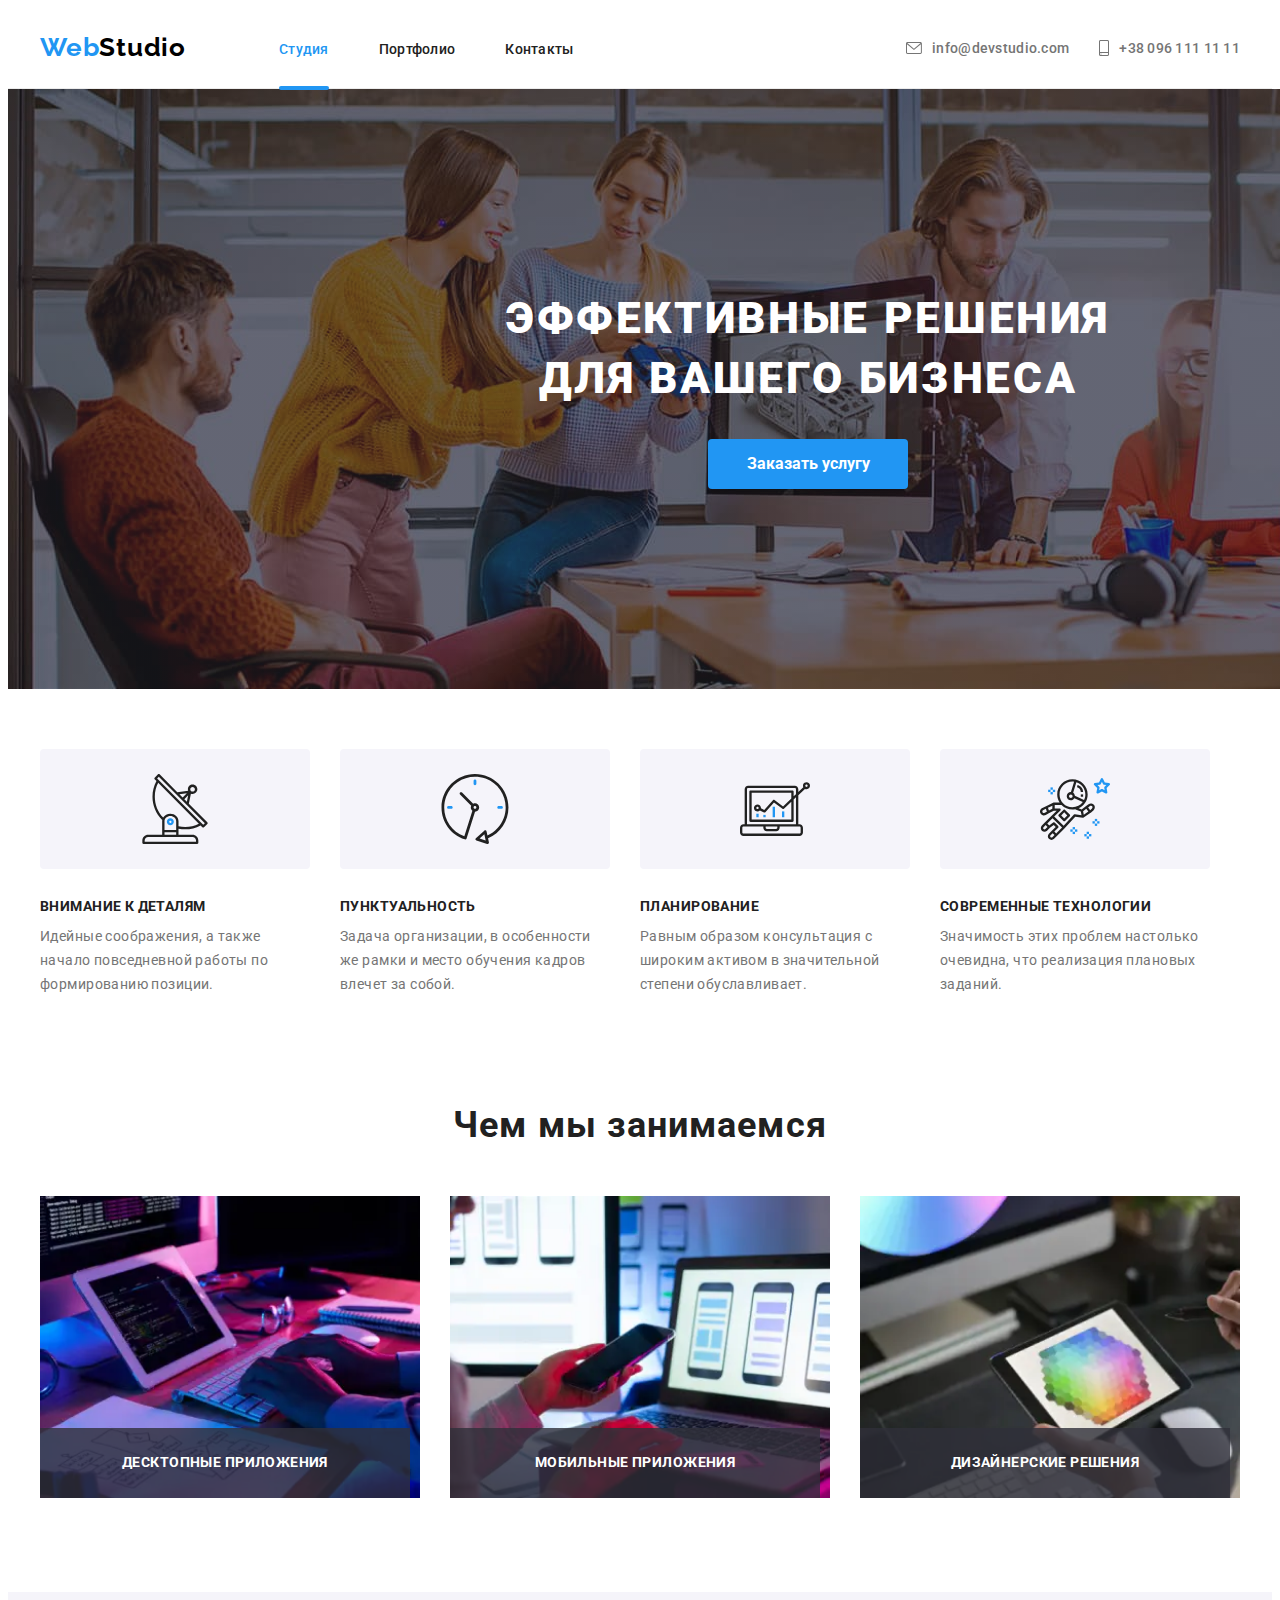
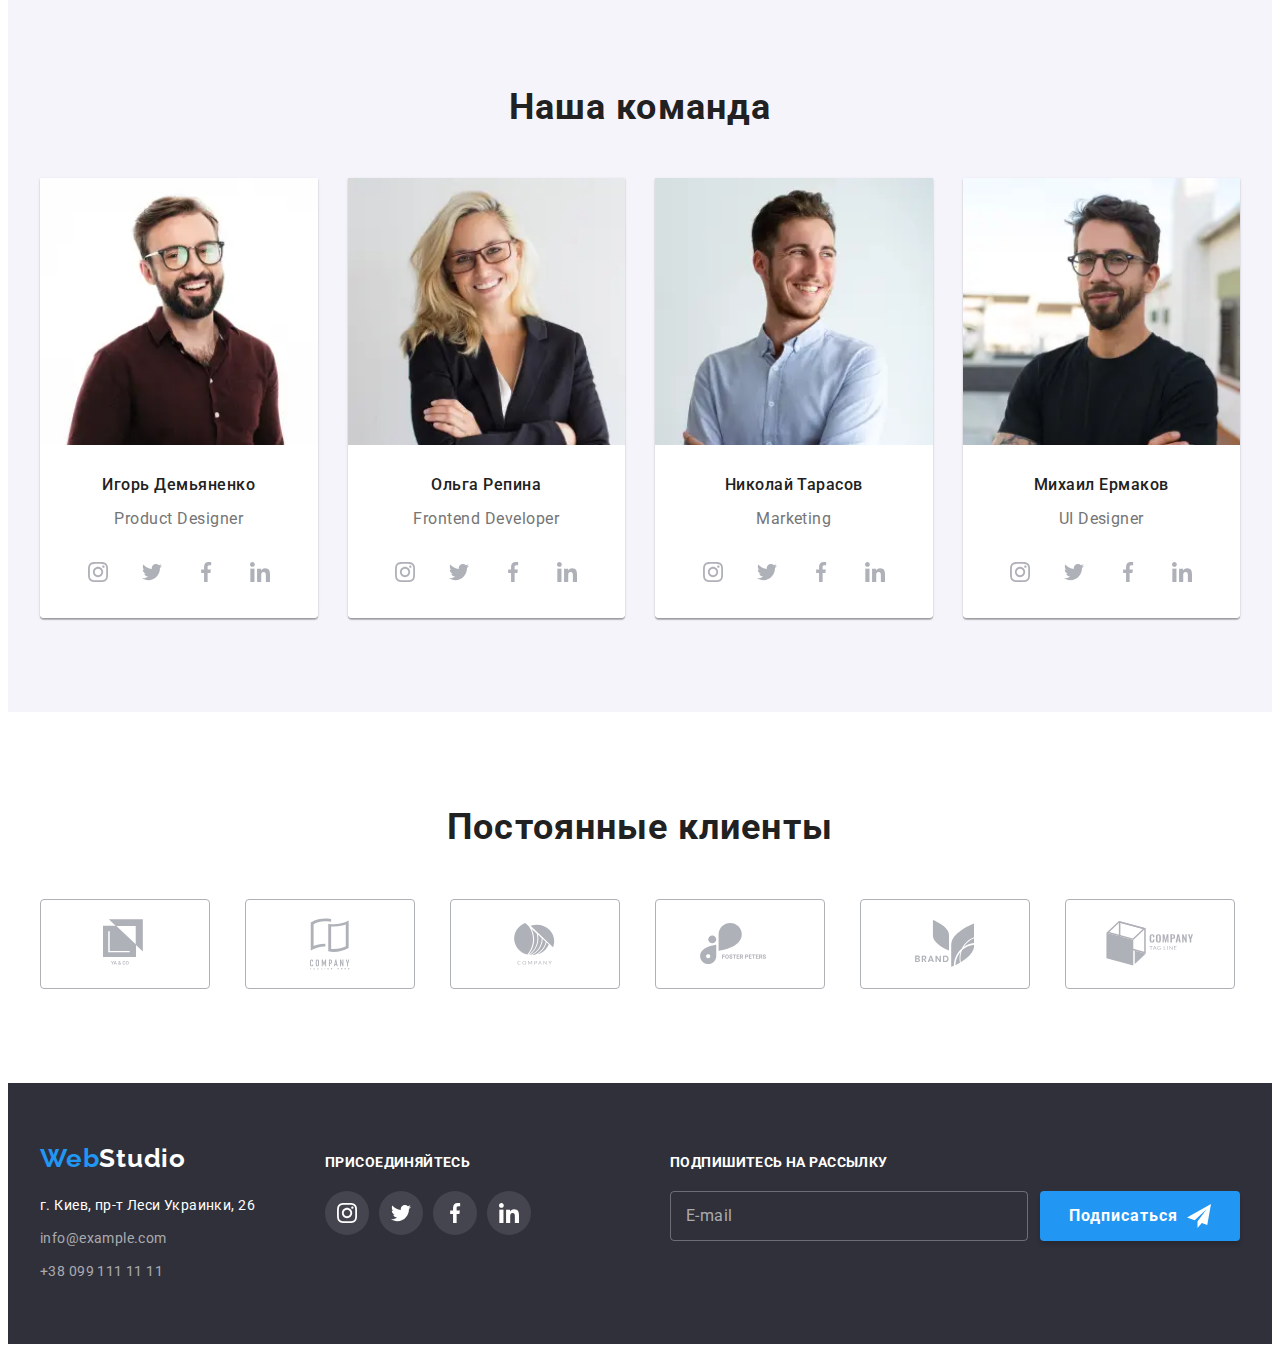
<file: index.html>
<!DOCTYPE html>
<html lang="ru">
<head>
    <meta charset="UTF-8">
    <meta http-equiv="X-UA-Compatible" content="IE=edge">
    <meta name="viewport" content="width=device-width, initial-scale=1.0">
    <title>Веб-студия&rArr;Студия</title>
    <link rel="preconnect" href="https://fonts.gstatic.com">
    <link href="https://fonts.googleapis.com/css2?family=Raleway:wght@700&family=Roboto:wght@400;500;700;900&display=swap"
        rel="stylesheet">
    <link rel="stylesheet" href="https://cdnjs.cloudflare.com/ajax/libs/modern-normalize/1.0.0/modern-normalize.min.css"
        integrity="sha512-ISS7cAi1PEhQ8jnbJpJZMd29NlhNj4AWYyLOSp2CE/CsHxTCu+r+t0D2yoJudVrd0/8fTVPUVDzY5Tvli75u/g=="
        crossorigin="anonymous" />
    <link rel="stylesheet" href="https://cdnjs.cloudflare.com/ajax/libs/animate.css/4.1.1/animate.min.css" />
    <link rel="stylesheet" href="./css/main.min.css">
</head>

<body>
    <header class="main-header">
        <div class="container">
            <nav class="navigation">
                <a class="logo link animate__rubberBand" href="./index.html" lang="en"><span
                        class="logo__accent-text">Web</span>Studio</a>
                <ul class="menu list">
                    <li class="menu__item">
                        <a class="menu__link link current" href="./index.html">Студия</a>
                    </li>
                    <li class="menu__item">
                        <a class="menu__link link" href="./portfolio.html">Портфолио</a>
                    </li>
                    <li class="menu__item">
                        <a class="menu__link link" href="">Контакты</a>
                    </li>
                </ul>
            </nav>
            <button type="button" class="menu-btn" data-menu-button>
                <svg class="menu-btn__icon">
                    <use href="./images/sprite.svg#icon-menu_btn"></use>
                </svg>
            </button>
            <ul class="contacts list">
                <li class="contacts__item">
                    <a class="contacts__link link" href="mailto:info@devstudio.com">
                        <svg width="16" height="12" class="contacts__icon_mail">
                            <use href="./images/sprite.svg#icon-envelope"></use>
                        </svg>
                        info@devstudio.com</a>
                </li>
                <li class="contacts__item">
                    <a class="contacts__link link" href="tel:+380961111111">
                        <svg width="10" height="16" class="contacts__icon_phone">
                            <use href="./images/sprite.svg#icon-phone"></use>
                        </svg>
                        +38 096 111 11 11</a>
                </li>
            </ul>
        </div>
        <div class="mobile-menu" data-menu>
            <button type="button" class="mobile-menu__close-btn" data-menu-close>
                <svg class="menu__close-btn">
                    <use href="./images/sprite.svg#icon-close-black-btn"></use>
                </svg>
            </button>
            <ul class="mobile-menu__list list">
                <li class="mobile-menu__item">
                    <a href="./index.html" class="mobile-menu__link link current">Студия</a>
                </li>
                <li class="mobile-menu__item">
                    <a href="./portfolio.html" class="mobile-menu__link link">Портфолио</a>
                </li>
                <li class="mobile-menu__item">
                    <a href="" class="mobile-menu__link link">Контакты</a>
                </li>
            </ul>
            <ul class="mobile-menu__contacts-list list">
                <li class="mobile-menu__contacts-item">
                    <a class="mobile-menu__contacts-link_phone link" href="tel:+380961111111">+38 096 111 11 11</a>
                </li>
                <li class="mobile-menu__contacts-item">
                    <a class="mobile-menu__contacts-link_mail link" href="mailto:info@devstudio.com">info@devstudio.com</a>
                </li>
            </ul>
            <ul class="mobile-menu__social-list list">
                <li class="mobile-menu__social-item">
                    <a href="#" class="mobile-menu__social-link link">Instagram</a>
                </li>
                <li class="mobile-menu__social-item">
                    <a href="#" class="mobile-menu__social-link link">Twitter</a>
                </li>
                <li class="mobile-menu__social-item">
                    <a href="#" class="mobile-menu__social-link link">Facebook</a>
                </li>
                <li class="mobile-menu__social-item">
                    <a href="#" class="mobile-menu__social-link link">LinkedIn</a>
                </li>
            </ul>
        </div>
    </header>
    <main class="main-content">
    <!-- HERO SECTION -->
    <section class="hero">
        <div class="container">
            <h1 class="main-title">Эффективные решения для вашего бизнеса</h1>
            <button class="modal-btn" type="button" data-modal-open>Заказать услугу</button>
        </div>
    </section>
    <!-- ADVANTAGES -->
    <section class="advantages">
        <div class="container">
            <h2 class="visually-hidden">Наши преимущества</h2>
            <ul class="list-icons">
                <li class="list-icons__item list">
                    <div class="advantages-icon">
                        <svg class="list-icons__figure">
                            <use href="./images/sprite.svg#icon-antenna">
                            </use>
                        </svg>                       
                    </div>
                    <div class="list-icons__desc">
                        <h3 class="list-icons__title">Внимание к деталям</h3>
                        <p class="list-icons__modifier">Идейные соображения, а также начало повседневной работы
                            по формированию
                            позиции.</p>
                    </div>
                </li>
                <li class="list-icons__item list">
                    <div class="advantages-icon">
                        <svg class="list-icons__figure">
                            <use href="./images/sprite.svg#icon-clock">
                            </use>
                        </svg>
                    </div>
                    <div class="list-icons__desc">
                        <h3 class="list-icons__title">Пунктуальность</h3>
                        <p class="list-icons__modifier">Задача организации, в особенности же рамки и место
                        обучения кадров влечет
                        за собой.</p>
                    </div>
                </li>
                <li class="list-icons__item list">
                    <div class="advantages-icon">
                        <svg class="list-icons__figure">
                            <use href="./images/sprite.svg#icon-diagram">
                            </use>
                        </svg>
                    </div>
                    <div class="list-icons__desc">
                        <h3 class="list-icons__title">Планирование</h3>
                        <p class="list-icons__modifier">Равным образом консультация с широким активом в
                        значительной степени
                        обуславливает.</p>
                    </div>
                </li>
                <li class="list-icons__item list">
                    <div class="advantages-icon">
                        <svg class="list-icons__figure">
                            <use href="./images/sprite.svg#icon-astronaut">
                            </use>
                        </svg>
                    </div>
                    <div class="list-icons__desc">
                        <h3 class="list-icons__title">Современные технологии</h3>
                        <p class="list-icons__modifier">Значимость этих проблем настолько очевидна, что
                        реализация плановых
                        заданий.</p>
                    </div>
                </li>
            </ul>
        </div>
    </section>
        <!-- WHAT WE DO -->
        <section class="our-work">
            <div class="container">
                <h2 class="second-title">Чем мы занимаемся</h2>
                <ul class="work-list list">
                    <li class="work-list__item">
                        <picture>
                            <source
                                srcset="./images/desktop/activities/keyboard-desktop_1x.webp 1x, ./images/desktop/activities/keyboard-desktop_@2x.webp 2x"
                                media="(min-width: 1200px)" type="image/webp">
                            <source 
                                srcset="./images/desktop/activities/keyboard-desktop_1x.jpg 1x, ./images/desktop/activities/keyboard-desktop_@2x.jpg 2x" 
                                media="(min-width: 1200px)">
                            <img class="work-list__img" src="./images/desktop/activities/keyboard-desktop_1x.jpg" alt="разработчик пишет код">
                        </picture>
                            <p class="work-list__title">Десктопные приложения</p>
                    </li>
                    <li class="work-list__item">
                        <picture>
                            <source
                                srcset="./images/desktop/activities/mobile-desktop_1x.webp 1x, ./images/desktop/activities/mobile-desktop_@2x.webp 2x"
                                media="(min-width: 1200px)" type="image/webp">
                            <source 
                                srcset="./images/desktop/activities/mobile-desktop_1x.jpg 1x, ./images/desktop/activities/mobile-desktop_@2x.jpg 2x" 
                                media="(min-width: 1200px)">
                            <img class="work-list__img" src="./images/desktop/activities/mobile-desktop_1x.jpg"
                                alt="дизайнер выбирает варианты мобильной версии сайта">
                        </picture>
                            <p class="work-list__title">Мобильные приложения</p>
                    </li>
                    <li class="work-list__item">
                        <picture>
                            <source
                                srcset="./images/desktop/activities/tablet-desktop_1x.webp 1x, ./images/desktop/activities/tablet-desktop_@2x.webp 2x"
                                media="(min-width: 1200px)" type="image/webp">
                            <source 
                                srcset="./images/desktop/activities/tablet-desktop_1x.jpg 1x, ./images/desktop/activities/tablet-desktop_@2x.jpg 2x" 
                                media="(min-width: 1200px)">
                            <img class="work-list__img" src="../images/desktop/activities/tablet-desktop_1x.jpg" alt="дизайнер выбирает цветовую палитру">
                        </picture>
                            <p class="work-list__title">Дизайнерские решения</p>
                    </li>
                </ul>
            </div>
        </section>
        <!-- OUR TEAM -->
        <section class="team">
            <div class="container">
                <h2 class="second-title">Наша команда</h2>
                <ul class="team-list list">
                    <li class="team-list__item">
                        <picture>
                            <source 
                            srcset="./images/desktop/team/ihor-desktop_1x.webp 1x, ./images/desktop/team/ihor-desktop_@2x.webp 2x"
                                media="(min-width: 1200px)" type="image/webp">
                            <source 
                            srcset="./images/desktop/team/ihor-desktop_1x.jpg 1x, ./images/desktop/team/ihor-desktop_@2x.jpg 2x" 
                                media="(min-width: 1200px)">
                            <source srcset="./images/tablet/team/ihor-tablet_1x.webp 1x, ./images/tablet/team/ihor-tablet_@2x.webp 2x"
                                media="(min-width: 768px)" type="image/webp">
                            <source 
                            srcset="./images/tablet/team/ihor-tablet_1x.jpg 1x, ./images/tablet/team/ihor-tablet_@2x.jpg 2x" 
                                media="(min-width: 768px)">
                            <source srcset="./images/mobile/team/ihor-mobile_1x.webp 1x, ./images/mobile/team/ihor-mobile_@2x.webp 2x"
                                media="(min-width: 480px)" type="image/webp">
                            <source 
                            srcset="./images/mobile/team/ihor-mobile_1x.jpg 1x, ./images/mobile/team/ihor-mobile_@2x.jpg 2x" 
                                media="(min-width: 480px)">
                            <img class="team-list__img" src="./images/mobile/team/ihor-mobile_1x.jpg"
                                alt="парень в бордовой рубашке с бородой и в очках улыбается для фото">
                        </picture>
                        <div class="description-card">
                            <h3 class="third-title">Игорь Демьяненко</h3>
                            <p class="team-list__item_desc" lang="en">Product Designer</p>
                            <ul class="social-list list">
                                <li class="social-list__item">
                                    <a href="" class="social-list__link link">
                                        <svg class="social-list__icon">
                                            <use href="./images/sprite.svg#icon-instagram"></use>
                                        </svg>
                                    </a>
                                </li>
                                <li class="social-list__item">
                                    <a href="" class="social-list__link link">
                                        <svg class="social-list__icon">
                                            <use href="./images/sprite.svg#icon-twitter"></use>
                                        </svg>
                                    </a>
                                </li>
                                <li class="social-list__item">
                                    <a href="" class="social-list__link link">
                                        <svg class="social-list__icon">
                                            <use href="./images/sprite.svg#icon-facebook"></use>
                                        </svg>
                                    </a>
                                </li>
                                <li class="social-list__item">
                                    <a href="" class="social-list__link link">
                                        <svg class="social-list__icon">
                                            <use href="./images/sprite.svg#icon-linkedin"></use>
                                        </svg>
                                    </a>
                                </li>
                            </ul>
                        </div>
                    </li>
                    <li class="team-list__item">
                        <picture>
                            <source 
                            srcset="./images/desktop/team/olga-desktop_1x.webp 1x, ./images/desktop/team/olga-desktop_@2x.webp 2x"
                                media="(min-width: 1200px)" type="image/webp">
                            <source 
                            srcset="./images/desktop/team/olga-desktop_1x.jpg 1x, ./images/desktop/team/olga-desktop_@2x.jpg 2x" 
                                media="(min-width: 1200px)">
                            <source 
                            srcset="./images/tablet/team/olga-tablet_1x.webp 1x, ./images/tablet/team/olga-tablet_@2x.webp 2x"
                                media="(min-width: 768px)" type="image/webp">
                            <source 
                            srcset="./images/tablet/team/olga-tablet_1x.jpg 1x, ./images/tablet/team/olga-tablet_@2x.jpg 2x" 
                                media="(min-width: 768px)">
                            <source 
                            srcset="./images/mobile/team/olga-mobile_1x.webp 1x, ./images/mobile/team/olga-mobile_@2x.webp 2x" 
                                media="(min-width: 480px)" type="image/webp">
                            <source 
                            srcset="./images/mobile/team/olga-mobile_1x.jpg 1x, ./images/mobile/team/olga-mobile_@2x.jpg 2x" 
                                media="(min-width: 480px)">
                            <img class="team-list__img" src="./images/mobile/team/olga-mobile_1x.jpg" alt="девушка-блондинка в пиджаке и очках улыбается для фото">
                        </picture>
                        <div class="description-card">
                            <h3 class="third-title">Ольга Репина</h3>
                            <p class="team-list__item_desc" lang="en">Frontend Developer</p>
                            <ul class="social-list list">
                                <li class="social-list__item">
                                    <a href="" class="social-list__link link">
                                        <svg class="social-list__icon">
                                            <use href="./images/sprite.svg#icon-instagram"></use>
                                        </svg>
                                    </a>
                                </li>
                                <li class="social-list__item">
                                    <a href="" class="social-list__link link">
                                        <svg class="social-list__icon">
                                            <use href="./images/sprite.svg#icon-twitter"></use>
                                        </svg>
                                    </a>
                                </li>
                                <li class="social-list__item">
                                    <a href="" class="social-list__link link">
                                        <svg class="social-list__icon">
                                            <use href="./images/sprite.svg#icon-facebook"></use>
                                        </svg>
                                    </a>
                                </li>
                                <li class="social-list__item">
                                    <a href="" class="social-list__link link">
                                        <svg class="social-list__icon">
                                            <use href="./images/sprite.svg#icon-linkedin"></use>
                                        </svg>
                                    </a>
                                </li>
                            </ul>
                        </div>
                    </li>
                    <li class="team-list__item">
                        <picture>
                            <source srcset="./images/desktop/team/nikolai-desktop_1x.webp 1x, ./images/desktop/team/nikolai-desktop_@2x.webp 2x"
                                media="(min-width: 1200px)" type="image/webp">
                            <source 
                            srcset="./images/desktop/team/nikolai-desktop_1x.jpg 1x, ./images/desktop/team/nikolai-desktop_@2x.jpg 2x" 
                            media="(min-width: 1200px)">
                            <source srcset="./images/tablet/team/nikolai-tablet_1x.webp 1x, ./images/tablet/team/nikolai-tablet_@2x.webp 2x"
                                media="(min-width: 768px)" type="image/webp">
                            <source 
                            srcset="./images/tablet/team/nikolai-tablet_1x.jpg 1x, ./images/tablet/team/nikolai-tablet_@2x.jpg 2x" 
                            media="(min-width: 768px)">
                            <source srcset="./images/mobile/team/nikolai-mobile_1x.webp 1x, ./images/mobile/team/nikolai-mobile_@2x.webp 2x"
                                media="(min-width: 480px)" type="image/webp">
                            <source 
                            srcset="./images/mobile/team/nikolai-mobile_1x.jpg 1x, ./images/mobile/team/nikolai-mobile_@2x.jpg 2x" 
                            media="(min-width: 480px)">
                            <img class="team-list__img" src="./images/mobile/team/nikolai-mobile_1x.jpg" alt="парень в светлой рубашке улыбается и смотрит в сторону">
                        </picture>
                        <div class="description-card">
                            <h3 class="third-title">Николай Тарасов</h3>
                            <p class="team-list__item_desc" lang="en">Marketing</p>
                            <ul class="social-list list">
                                <li class="social-list__item">
                                    <a href="" class="social-list__link link">
                                        <svg class="social-list__icon">
                                            <use href="./images/sprite.svg#icon-instagram"></use>
                                        </svg>
                                    </a>
                                </li>
                                <li class="social-list__item">
                                    <a href="" class="social-list__link link">
                                        <svg class="social-list__icon">
                                            <use href="./images/sprite.svg#icon-twitter"></use>
                                        </svg>
                                    </a>
                                </li>
                                <li class="social-list__item">
                                    <a href="" class="social-list__link link">
                                        <svg class="social-list__icon">
                                            <use href="./images/sprite.svg#icon-facebook"></use>
                                        </svg>
                                    </a>
                                </li>
                                <li class="social-list__item">
                                    <a href="" class="social-list__link link">
                                        <svg class="social-list__icon">
                                            <use href="./images/sprite.svg#icon-linkedin"></use>
                                        </svg>
                                    </a>
                                </li>
                            </ul>
                        </div>  
                    </li>
                    <li class="team-list__item">
                        <picture>
                            <source srcset="./images/desktop/team/mikhail-desktop_1x.webp 1x, ./images/desktop/team/mikhail-desktop_@2x.webp 2x"
                                media="(min-width: 1200px)" type="image/webp">
                            <source 
                            srcset="./images/desktop/team/mikhail-desktop_1x.jpg 1x, ./images/desktop/team/mikhail-desktop_@2x.jpg 2x" 
                                media="(min-width: 1200px)">
                            <source srcset="./images/tablet/team/mikhail-tablet_1x.webp 1x, ./images/tablet/team/mikhail-tablet_@2x.webp 2x"
                                media="(min-width: 768px)" type="image/webp">
                            <source 
                            srcset="./images/tablet/team/mikhail-tablet_1x.jpg 1x, ./images/tablet/team/mikhail-tablet_@2x.jpg 2x" 
                                media="(min-width: 768px)">
                            <source srcset="./images/mobile/team/mikhail-mobile_1x.webp 1x, ./images/mobile/team/mikhail-mobile_@2x.webp 2x"
                                media="(min-width: 480px)" type="image/webp">
                            <source 
                            srcset="./images/mobile/team/mikhail-mobile_1x.jpg 1x, ./images/mobile/team/mikhail-mobile_@2x.jpg 2x" 
                                media="(min-width: 480px)">
                            <img class="team-list__img" src="./images/mobile/team/mikhail-mobile_1x.jpg" alt="парень с бородой, в очках и черной футболке">
                        </picture>
                        <div class="description-card">
                            <h3 class="third-title">Михаил Ермаков</h3>
                            <p class="team-list__item_desc" lang="en">UI Designer</p>
                            <ul class="social-list list">
                                <li class="social-list__item">
                                    <a href="" class="social-list__link link">
                                        <svg class="social-list__icon">
                                            <use href="./images/sprite.svg#icon-instagram"></use>
                                        </svg>
                                    </a>
                                </li>
                                <li class="social-list__item">
                                    <a href="" class="social-list__link link">
                                        <svg class="social-list__icon">
                                            <use href="./images/sprite.svg#icon-twitter"></use>
                                        </svg>
                                    </a>
                                </li>
                                <li class="social-list__item">
                                    <a href="" class="social-list__link link">
                                        <svg class="social-list__icon">
                                            <use href="./images/sprite.svg#icon-facebook"></use>
                                        </svg>
                                    </a>
                                </li>
                                <li class="social-list__item">
                                    <a href="" class="social-list__link link">
                                        <svg class="social-list__icon">
                                            <use href="./images/sprite.svg#icon-linkedin"></use>
                                        </svg>
                                    </a>
                                </li>
                            </ul>
                        </div>  
                    </li>
                </ul>
            </div>
        </section>
        <!-- REGULAR CLIENTS -->
        <section class="regular-clients">
            <div class="container">
                <h2 class="second-title">Постоянные клиенты</h2>
                <ul class="clients list">
                    <li class="clients__item">
                        <a href="" class="clients__link link">
                                <svg width="44" height="49" class="clients__icon">
                                    <use href="./images/sprite.svg#icon-logo_1"></use>
                                </svg>
                        </a>
                    </li>
                    <li class="clients__item">
                        <a href="" class="clients__link link">
                                <svg width="40" height="52" class="clients__icon">
                                    <use href="./images/sprite.svg#icon-logo_2"></use>
                                </svg>
                        </a>
                    </li>
                    <li class="clients__item">
                        <a href="" class="clients__link link">
                                <svg width="41" height="42" class="clients__icon">
                                    <use href="./images/sprite.svg#icon-logo_3"></use>
                                </svg>
                        </a>
                    </li>
                    <li class="clients__item">
                        <a href="" class="clients__link link">
                                <svg width="79" height="42" class="clients__icon">
                                    <use href="./images/sprite.svg#icon-logo_4"></use>
                                </svg>
                        </a>
                    </li>
                    <li class="clients__item">
                        <a href="" class="clients__link link">
                                <svg width="59" height="47" class="clients__icon">
                                    <use href="./images/sprite.svg#icon-logo_5"></use>
                                </svg>
                        </a>
                    </li>
                    <li class="clients__item">
                        <a href="" class="clients__link link">
                                <svg width="88" height="45" class="clients__icon">
                                    <use href="./images/sprite.svg#icon-logo_6"></use>
                                </svg>
                        </a>
                    </li>
                </ul>
            </div>
        </section>
    </main>
    <footer class="contacts-info">
    <!-- CONTACT INFORMATION -->
        <div class="container contacts__container">
            <div class="contact-details">
                <a class="link logo logo_theme-dark" href="./index.html" lang="en"><span class="logo__accent-text">Web</span>Studio</a>
                <address class="address">
                    <ul class="contact-list list">
                        <li class="contact-list__item">
                            <a class="contact-list__link-address link" href="https://goo.gl/maps/SzbFPfj4iSwk4chh7" target="_blank"
                                rel="noopener noreferrer">
                                г. Киев, пр-т Леси Украинки, 26</a>
                        </li>
                        <li class="contact-list__item">
                            <a class="contact-list__link-item link" href="mailto:info@example.com" lang="en">info@example.com</a>
                        </li>
                        <li class="contact-list__item">
                            <a class="contact-list__link-item link" href="tel:+380991111111">+38 099 111 11 11</a>
                        </li>
                    </ul>
                </address>
            </div>
            <div class="social-links_theme-dark">
                <p class="social-title">присоединяйтесь</p>
                <ul class="social-links list">
                    <li class="social-links__item">
                        <a href="" class="social-links__link link">
                            <svg class="social-links__icon">
                                <use href="./images/sprite.svg#icon-instagram"></use>
                            </svg>
                        </a>
                    </li>
                    <li class="social-links__item">
                        <a href="" class="social-links__link link">
                            <svg class="social-links__icon">
                                <use href="./images/sprite.svg#icon-twitter"></use>
                            </svg>
                        </a>
                    </li>
                    <li class="social-links__item">
                        <a href="" class="social-links__link link">
                            <svg class="social-links__icon">
                                <use href="./images/sprite.svg#icon-facebook"></use>
                            </svg>
                        </a>
                    </li>
                    <li class="social-links__item">
                        <a href="" class="social-links__link link">
                            <svg class="social-links__icon">
                                <use href="./images/sprite.svg#icon-linkedin"></use>
                            </svg>
                        </a>
                    </li>
                </ul>
            </div>
            <div class="email-form">
                <p class="email-form__title">подпишитесь на рассылку</p>
                    <form action="#" class="subscribe">
                        <input type="email" class="subscribe__form" placeholder="E-mail">
                        <button type="submit" class="subscribe__btn">Подписаться
                            <svg width="24" height="24" class="subscribe__btn-icon">
                                <use href="./images/sprite.svg#icon-icon_send"></use>
                            </svg>
                        </button>
                    </form>
            </div>
        </div>
    </footer>
<!-- MODAL WINDOW -->
    <div class="backdrop is-hidden" data-modal>
        <div class="modal">
            <button class="modal__close-btn" type="button" data-modal-close>
                <svg width="30" height="30" class="modal-close__btn-icon">
                    <use href="./images/sprite.svg#icon-close-black-btn"></use>
                </svg>
            </button>
            <b class="action-desc">Оставьте свои данные, мы вам перезвоним</b>
            <form action="#" class="modal-form">
                <label class="modal-form__field">
                    Имя
                    <span class="modal-form__input-wrapper">
                        <input type="text" name="user-name" class="modal-form__input" required minlength="2">
                        <svg width="18" height="18" class="modal-form__input-icon">
                            <use href="./images/sprite.svg#icon-person-black"></use>
                        </svg>
                    </span>
                </label>
                <label class="modal-form__field">
                    Телефон
                    <span class="modal-form__input-wrapper">
                        <input type="tel" name="user-tel" class="modal-form__input" required pattern="[0-9]{3}-[0-9]{3}-[0-9]{2}-[0-9]{2}"
                            title="XXX-XXX-XX-XX">
                        <svg width="18" height="18" class="modal-form__input-icon">
                            <use href="./images/sprite.svg#icon-phone-black"></use>
                        </svg>
                    </span>
                </label>
                <label class="modal-form__field">
                    Почта
                    <span class="modal-form__input-wrapper">
                        <input type="email" name="user-email" class="modal-form__input">
                        <svg width="18" height="18" class="modal-form__input-icon">
                            <use href="./images/sprite.svg#icon-email-black"></use>
                        </svg>
                    </span>
                </label>
                <label class="modal-form__field">
                    Комментарий
                    <textarea name="user-message" class="modal-form__message" placeholder="Введите текст"></textarea>
                </label>
                <input type="checkbox" id="user-term" name="user-term" class="modal-form__term visually-hidden">
                <label for="user-term" class="modal-form__check-desc">Соглашаюсь с рассылкой и принимаю&nbsp;<a href="#">Условия договора</a></label>
                <button type="submit" class="modal-form__btn">Отправить</button>
            </form>
        </div>
    </div>

    <script src="./js/modal.js"></script>

    <script src="./js/mobile-menu.js"></script>
</body>

</html>
</file>
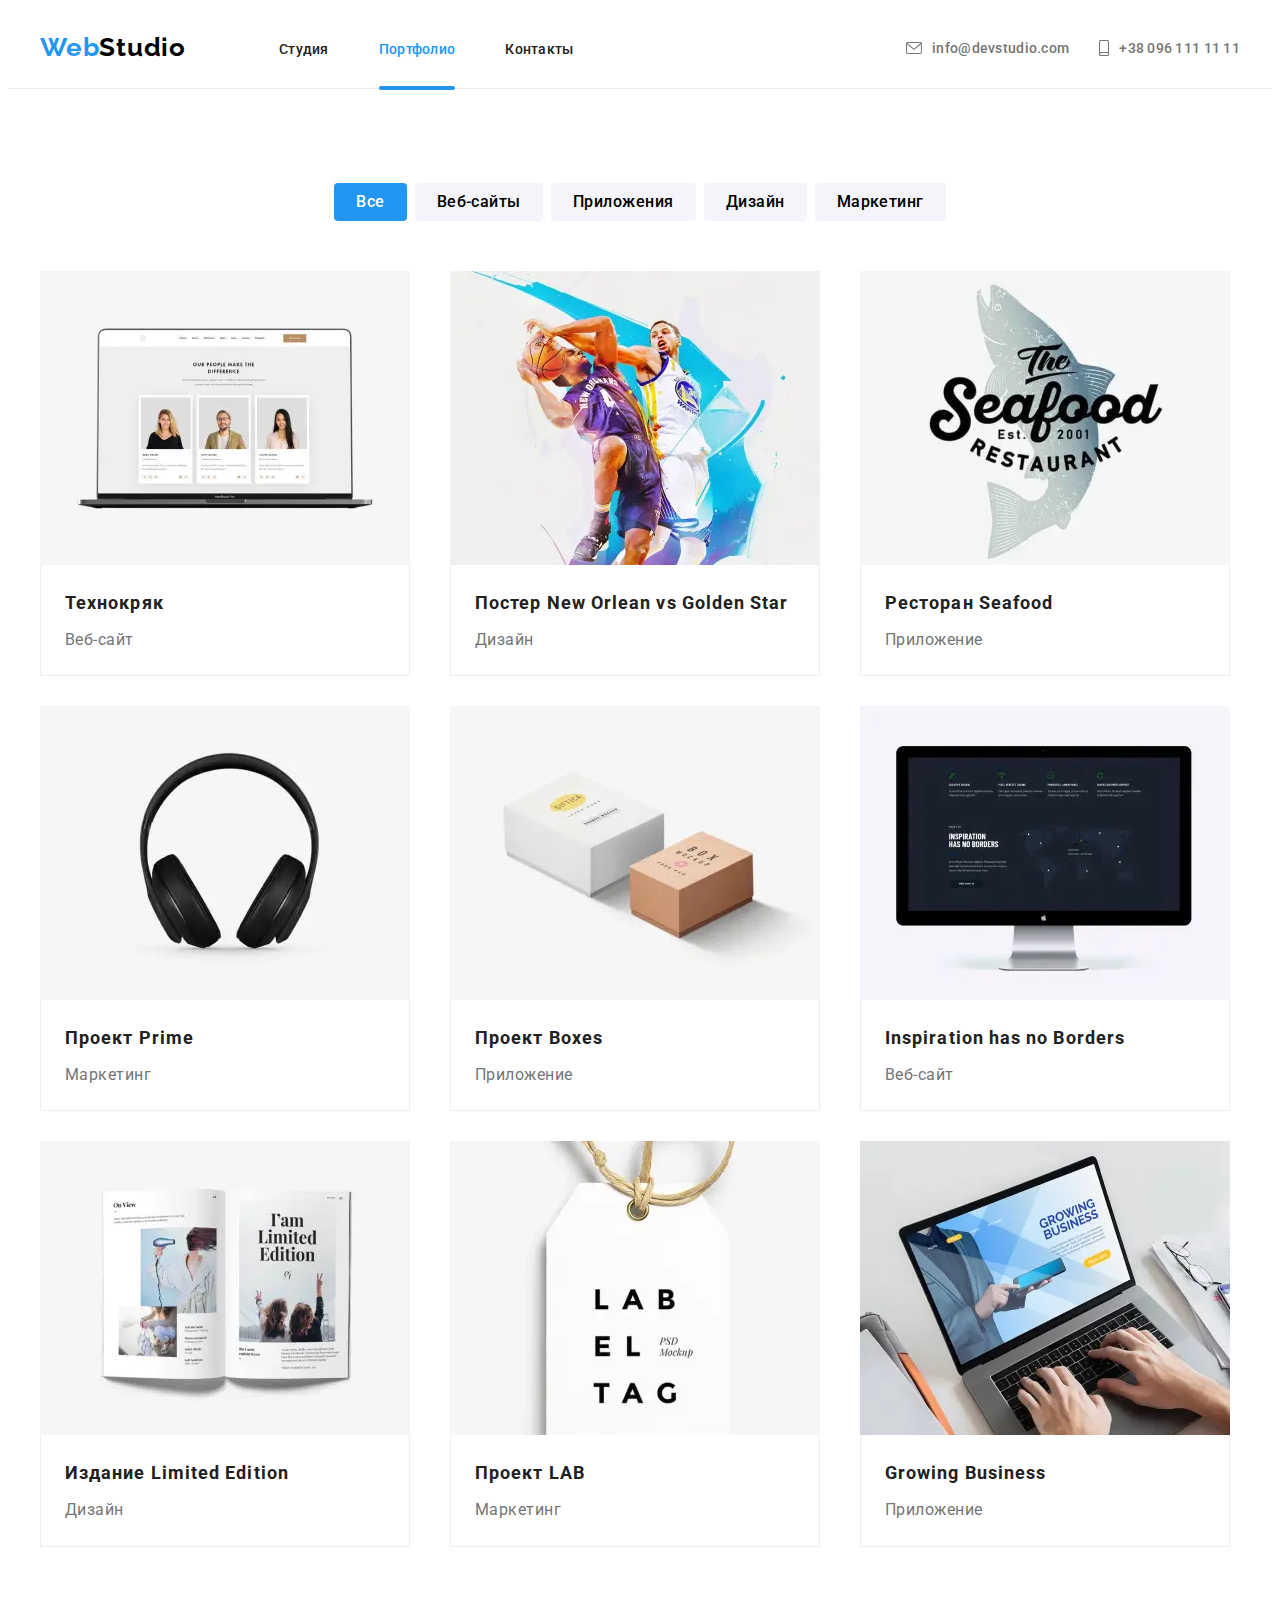
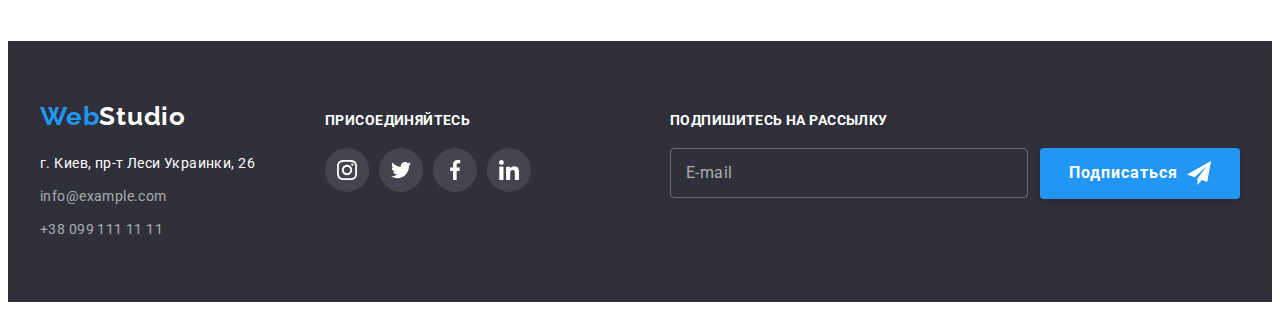
<file: portfolio.html>
<!DOCTYPE html>
<html lang="ru">
<head>
    <meta charset="UTF-8">
    <meta http-equiv="X-UA-Compatible" content="IE=edge">
    <meta name="viewport" content="width=device-width, initial-scale=1.0">
    <title>Веб-студия&rArr;Портфолио</title>
    <link rel="preconnect" href="https://fonts.gstatic.com">
    <link
        href="https://fonts.googleapis.com/css2?family=Raleway:wght@700&family=Roboto:wght@400;500;700;900&display=swap"
        rel="stylesheet">
    <link rel="stylesheet" href="https://cdnjs.cloudflare.com/ajax/libs/modern-normalize/1.0.0/modern-normalize.min.css"
        integrity="sha512-ISS7cAi1PEhQ8jnbJpJZMd29NlhNj4AWYyLOSp2CE/CsHxTCu+r+t0D2yoJudVrd0/8fTVPUVDzY5Tvli75u/g=="
        crossorigin="anonymous" />
    <link rel="stylesheet" href="https://cdnjs.cloudflare.com/ajax/libs/animate.css/4.1.1/animate.min.css" />
    <link rel="stylesheet" href="./css/main.min.css">
</head>

<body>
    <header class="main-header">
        <div class="container">
            <nav class="navigation">
                <a class="logo link animate__rubberBand" href="./index.html" lang="en"><span
                        class="logo__accent-text">Web</span>Studio</a>
                <ul class="menu list">
                    <li class="menu__item">
                        <a class="menu__link link" href="./index.html">Студия</a>
                    </li>
                    <li class="menu__item">
                        <a class="menu__link link current" href="./portfolio.html">Портфолио</a>
                    </li>
                    <li class="menu__item">
                        <a class="menu__link link" href="">Контакты</a>
                    </li>
                </ul>
            </nav>
            <button type="button" class="menu-btn" data-menu-button>
                <svg class="menu-btn__icon">
                    <use href="./images/sprite.svg#icon-menu_btn"></use>
                </svg>
            </button>
            <ul class="contacts list">
                <li class="contacts__item">
                    <a class="contacts__link link" href="mailto:info@devstudio.com">
                        <svg width="16" height="12" class="contacts__icon_mail">
                            <use href="./images/sprite.svg#icon-envelope"></use>
                        </svg>
                        info@devstudio.com</a>
                </li>
                <li class="contacts__item">
                    <a class="contacts__link link" href="tel:+380961111111">
                        <svg width="10" height="16" class="contacts__icon_phone">
                            <use href="./images/sprite.svg#icon-phone"></use>
                        </svg>
                        +38 096 111 11 11</a>
                </li>
            </ul>
        </div>
        <div class="mobile-menu" data-menu>
            <button type="button" class="mobile-menu__close-btn" data-menu-close>
                <svg class="menu__close-btn">
                    <use href="./images/sprite.svg#icon-close-black-btn"></use>
                </svg>
            </button>
            <ul class="mobile-menu__list list">
                <li class="mobile-menu__item">
                    <a href="./index.html" class="mobile-menu__link link">Студия</a>
                </li>
                <li class="mobile-menu__item">
                    <a href="./portfolio.html" class="mobile-menu__link link current">Портфолио</a>
                </li>
                <li class="mobile-menu__item">
                    <a href="" class="mobile-menu__link link">Контакты</a>
                </li>
            </ul>
            <ul class="mobile-menu__contacts-list list">
                <li class="mobile-menu__contacts-item">
                    <a class="mobile-menu__contacts-link_phone link" href="tel:+380961111111">+38 096 111 11 11</a>
                </li>
                <li class="mobile-menu__contacts-item">
                    <a class="mobile-menu__contacts-link_mail link" href="mailto:info@devstudio.com">info@devstudio.com</a>
                </li>
            </ul>
            <ul class="mobile-menu__social-list list">
                <li class="mobile-menu__social-item">
                    <a href="#" class="mobile-menu__social-link link">Instagram</a>
                </li>
                <li class="mobile-menu__social-item">
                    <a href="#" class="mobile-menu__social-link link">Twitter</a>
                </li>
                <li class="mobile-menu__social-item">
                    <a href="#" class="mobile-menu__social-link link">Facebook</a>
                </li>
                <li class="mobile-menu__social-item">
                    <a href="#" class="mobile-menu__social-link link">LinkedIn</a>
                </li>
            </ul>
        </div>
    </header>
    <main class="main-content">
        <!-- FILTERS BUTTON -->
        <section class="filter-menu">
            <div class="container">
                <h1 class="visually-hidden">Портфолио</h1>
                <ul class="filter list">
                        <li class="filter__item">
                            <button class="filter__btn current" type="button">Все</button>
                        </li>
                        <li class="filter__item">
                            <button class="filter__btn" type="button">Веб-сайты</button>
                        </li>
                        <li class="filter__item">
                            <button class="filter__btn" type="button">Приложения</button>
                        </li>
                        <li class="filter__item">
                            <button class="filter__btn" type="button">Дизайн</button>
                        </li>
                        <li class="filter__item">
                            <button class="filter__btn" type="button">Маркетинг</button>
                        </li>
                </ul>
        <!-- OUR WORKS -->
            <h2 class="visually-hidden">Наши работы</h2>
            <ul class="portfolio list">
                <li class="portfolio__item">
                    <a class="portfolio__link link" href="#">
                        <div class="portfolio__content-wrapper">
                            <picture>
                                <source 
                                    srcset="./images/desktop/portfolio/tekhnokryak-desktop_1x.webp 1x, ./images/desktop/portfolio/tekhnokryak-desktop_@2x.webp 2x"
                                    media="(min-width: 1200px)" type="image/webp">
                                <source 
                                    srcset="./images/desktop/portfolio/tekhnokryak-desktop_1x.jpg 1x, ./images/desktop/portfolio/tekhnokryak-desktop_@2x.jpg 2x"
                                    media="(min-width: 1200px)">
                                <source 
                                    srcset="./images/tablet/portfolio/technokryak-tablet_1x.webp 1x, ./images/tablet/portfolio/technokryak-tablet_@2x.webp 2x"
                                    media="(min-width: 768px)" type="image/webp">
                                <source 
                                    srcset="./images/tablet/portfolio/technokryak-tablet_1x.jpg 1x, ./images/tablet/portfolio/technokryak-tablet_@2x.jpg 2x"
                                    media="(min-width: 768px)">
                                <source 
                                    srcset="./images/mobile/portfolio/tehnokrya-mobile_1x.webp 1x, ./images/mobile/portfolio/tehnokrya-mobile_@2x.webp 2x"
                                    media="(min-width: 480px)" type="image/webp">
                                <source 
                                    srcset="./images/mobile/portfolio/tehnokrya-mobile_1x.jpg 1x, ./images/mobile/portfolio/tehnokrya-mobile_@2x.jpg 2x"
                                    media="(min-width: 480px)">
                                <img class="portfolio__img" src="./images/portfolio/portfolio-img1.jpg" alt="открытый ноутбук">
                            </picture>
                            <p class="overlay">Технокряк это современная площадка распространения коронавируса. Компании используют эту платформу
                                для цифрового шпионажа и атак на защищённые сервера конкурентов.</p>
                        </div>
                        <div class="description-container">
                            <h3 class="portfolio__title">Технокряк</h3>
                            <p class="portfolio__description">Веб-сайт</p>
                        </div>
                    </a>
                </li>
                <li class="portfolio__item">
                    <a class="portfolio__link link" href="#">
                        <div class="portfolio__content-wrapper">
                            <picture>
                                <source
                                    srcset="./images/desktop/portfolio/poster-desktop_1x.webp 1x, ./images/desktop/portfolio/poster-desktop_@2x.webp 2x"
                                    media="(min-width: 1200px)" type="image/webp">
                                <source
                                    srcset="./images/desktop/portfolio/poster-desktop_1x.jpg 1x, ./images/desktop/portfolio/poster-desktop_@2x.jpg 2x"
                                    media="(min-width: 1200px)">
                                <source
                                    srcset="./images/tablet/portfolio/poster-tablet_1x.webp 1x, ./images/tablet/portfolio/poster-tablet_@2x.webp 2x"
                                    media="(min-width: 768px)" type="image/webp">
                                <source
                                    srcset="./images/tablet/portfolio/poster-tablet_1x.jpg 1x, ./images/tablet/portfolio/poster-tablet_@2x.jpg 2x"
                                    media="(min-width: 768px)">
                                <source
                                    srcset="./images/mobile/portfolio/poster-mobile-mobile_1x.webp 1x, ./images/mobile/portfolio/poster-mobile_@2x.webp 2x"
                                    media="(min-width: 480px)" type="image/webp">
                                <source
                                    srcset="./images/mobile/portfolio/poster-mobile-mobile_1x.jpg 1x, ./images/mobile/portfolio/poster-mobile_@2x.jpg 2x"
                                    media="(min-width: 480px)">
                                <img class="portfolio__img" src="./images/portfolio/portfolio-img2.jpg" alt="баскетболисты играют в баскетбол">
                            </picture>
                                <p class="overlay">Постер <span lang="en">New Orlean vs Golden Star</span> это современная площадка распространения коронавируса. Компании используют эту платформу
                                    для цифрового шпионажа и атак на защищённые сервера конкурентов.</p>
                        </div>
                        <div class="description-container">
                            <h3 class="portfolio__title">Постер <span lang="en">New Orlean vs Golden Star</span></h3>
                            <p class="portfolio__description">Дизайн</p>
                        </div>
                    </a>
                </li>
                <li class="portfolio__item">
                    <a class="portfolio__link link" href="#">
                       <div class="portfolio__content-wrapper">
                        <picture>
                            <source
                                srcset="./images/desktop/portfolio/restaurant-desktop_1x.webp 1x, ./images/desktop/portfolio/restaurant-desktop_@2x.webp 2x"
                                media="(min-width: 1200px)" type="image/webp">
                            <source
                                srcset="./images/desktop/portfolio/restaurant-desktop_1x.jpg 1x, ./images/desktop/portfolio/restaurant-desktop_@2x.jpg 2x"
                                media="(min-width: 1200px)">
                            <source
                                srcset="./images/tablet/portfolio/restaurant-tablet_1x.webp 1x, ./images/tablet/portfolio/restaurant-tablet_@2x.webp 2x"
                                media="(min-width: 768px)" type="image/webp">
                            <source
                                srcset="./images/tablet/portfolio/restaurant-tablet_1x.jpg 1x, ./images/tablet/portfolio/restaurant-tablet_@2x.jpg 2x"
                                media="(min-width: 768px)">
                            <source
                                srcset="./images/mobile/portfolio/restaurant-mobile_1x.webp 1x, ./images/mobile/portfolio/restaurant-mobile_@2x.webp 2x"
                                media="(min-width: 480px)" type="image/webp">
                            <source
                                srcset="./images/mobile/portfolio/restaurant-mobile_1x.jpg 1x, ./images/mobile/portfolio/restaurant-mobile_@2x.jpg 2x"
                                media="(min-width: 480px)">
                            <img class="portfolio__img" src="./images/portfolio/portfolio-img3.jpg" alt="логотип ресторана в виде рыбы">
                        </picture>
                                <p class="overlay">Ресторан Seafood это современная площадка распространения коронавируса. Компании используют эту платформу
                                    для цифрового шпионажа и атак на защищённые сервера конкурентов.</p>
                        </div>
                        <div class="description-container">
                            <h3 class="portfolio__title">Ресторан Seafood</h3>
                            <p class="portfolio__description">Приложение</p>
                        </div>
                    </a>
                </li>
                <li class="portfolio__item">
                    <a class="portfolio__link link" href="#">
                        <div class="portfolio__content-wrapper">
                            <picture>
                                <source
                                    srcset="./images/desktop/portfolio/prime-desktop_1x.webp 1x, ./images/desktop/portfolio/prime-desktop_@2x.webp 2x"
                                    media="(min-width: 1200px)" type="image/webp">
                                <source
                                    srcset="./images/desktop/portfolio/prime-desktop_1x.jpg 1x, ./images/desktop/portfolio/prime-desktop_@2x.jpg 2x"
                                    media="(min-width: 1200px)">
                                <source
                                    srcset="./images/tablet/portfolio/prime-tablet_1x.webp 1x, ./images/tablet/portfolio/prime-tablet_@2x.webp 2x"
                                    media="(min-width: 768px)" type="image/webp">
                                <source
                                    srcset="./images/tablet/portfolio/prime-tablet_1x.jpg 1x, ./images/tablet/portfolio/prime-tablet_@2x.jpg 2x"
                                    media="(min-width: 768px)">
                                <source
                                    srcset="./images/mobile/portfolio/prime-mobile-mobile_1x.webp 1x, ./images/mobile/portfolio/prime-mobile_@2x.webp 2x"
                                    media="(min-width: 480px)" type="image/webp">
                                <source
                                    srcset="./images/mobile/portfolio/prime-mobile-mobile_1x.jpg 1x, ./images/mobile/portfolio/prime-mobile_@2x.jpg 2x"
                                    media="(min-width: 480px)">
                                <img class="portfolio__img" src="./images/portfolio/portfolio-img4.jpg" alt="наушники">
                            </picture>
                            <p class="overlay">Проект <span lang="en">Prime</span> это современная площадка распространения коронавируса. Компании используют эту платформу
                                для цифрового шпионажа и атак на защищённые сервера конкурентов.</p>
                        </div>
                        <div class="description-container">
                            <h3 class="portfolio__title">Проект <span lang="en">Prime</span></h3>
                            <p class="portfolio__description">Маркетинг</p>
                        </div>
                    </a>
                </li>
                <li class="portfolio__item">
                    <a class="portfolio__link link" href="#">
                        <div class="portfolio__content-wrapper">
                            <picture>
                                <source
                                    srcset="./images/desktop/portfolio/boxes-desktop_1x.webp 1x, ./images/desktop/portfolio/boxes-desktop_@2x.webp 2x"
                                    media="(min-width: 1200px)" type="image/webp">
                                <source 
                                    srcset="./images/desktop/portfolio/boxes-desktop_1x.jpg 1x, ./images/desktop/portfolio/boxes-desktop_@2x.jpg 2x"
                                    media="(min-width: 1200px)">
                                <source 
                                    srcset="./images/tablet/portfolio/boxes-tablet_1x.webp 1x, ./images/tablet/portfolio/boxes-tablet_@2x.webp 2x"
                                    media="(min-width: 768px)" type="image/webp">
                                <source 
                                    srcset="./images/tablet/portfolio/boxes-tablet_1x.jpg 1x, ./images/tablet/portfolio/boxes-tablet_@2x.jpg 2x"
                                    media="(min-width: 768px)">
                                <source
                                    srcset="./images/mobile/portfolio/boxes-mobile_1x.webp 1x, ./images/mobile/portfolio/boxes-mobile_@2x.webp 2x"
                                    media="(min-width: 480px)" type="image/webp">
                                <source
                                    srcset="./images/mobile/portfolio/boxes-mobile_1x.jpg 1x, ./images/mobile/portfolio/boxes-mobile_@2x.jpg 2x"
                                    media="(min-width: 480px)">
                                <img class="portfolio__img" src="./images/portfolio/portfolio-img5.jpg" alt="две коробочки">
                            </picture>
                            <p class="overlay">Проект <span lang="en">Boxes</span> это современная площадка распространения коронавируса. Компании используют эту платформу
                                для цифрового шпионажа и атак на защищённые сервера конкурентов.</p>
                        </div>
                        <div class="description-container">
                            <h3 class="portfolio__title">Проект <span lang="en">Boxes</span></h3>
                            <p class="portfolio__description">Приложение</p>
                        </div>
                    </a>
                </li>
                <li class="portfolio__item">
                    <a class="portfolio__link link" href="#">
                        <div class="portfolio__content-wrapper">
                            <picture>
                                <source
                                    srcset="./images/desktop/portfolio/monitor-desktop_1x.webp 1x, ./images/desktop/portfolio/monitor-desktop_@2x.webp 2x"
                                    media="(min-width: 1200px)" type="image/webp">
                                <source 
                                    srcset="./images/desktop/portfolio/monitor-desktop_1x.jpg 1x, ./images/desktop/portfolio/monitor-desktop_@2x.jpg 2x"
                                    media="(min-width: 1200px)">
                                <source 
                                    srcset="./images/tablet/portfolio/monitor-tablet_1x.webp 1x, ./images/tablet/portfolio/monitor-tablet_@2x.webp 2x"
                                    media="(min-width: 768px)" type="image/webp">
                                <source 
                                    srcset="./images/tablet/portfolio/monitor-tablet_1x.jpg 1x, ./images/tablet/portfolio/monitor-tablet_@2x.jpg 2x"
                                    media="(min-width: 768px)">
                                <source 
                                    srcset="./images/mobile/portfolio/monitor-mobile_1x.webp 1x, ./images/mobile/portfolio/monitor-mobile_@2x.webp 2x"
                                    media="(min-width: 480px)" type="image/webp">
                                <source 
                                    srcset="./images/mobile/portfolio/monitor-mobile_1x.jpg 1x, ./images/mobile/portfolio/monitor-mobile_@2x.jpg 2x"
                                    media="(min-width: 480px)">
                                <img class="portfolio__img" src="./images/portfolio/portfolio-img6.jpg" alt="монитор Apple">
                            </picture>
                            <p class="overlay"><span lang="en">Inspiration has no Borders</span> это современная площадка распространения коронавируса. Компании используют эту платформу
                                для цифрового шпионажа и атак на защищённые сервера конкурентов.</p>
                        </div>
                        <div class="description-container">
                            <h3 class="portfolio__title" lang="en">Inspiration has no Borders</h3>
                            <p class="portfolio__description">Веб-сайт</p>
                        </div>
                    </a>
                </li>
                <li class="portfolio__item">
                    <a class="portfolio__link link" href="#">
                        <div class="portfolio__content-wrapper">
                            <picture>
                                <source
                                    srcset="./images/desktop/portfolio/book-desktop_1x.webp 1x, ./images/desktop/portfolio/book-desktop_@2x.webp 2x"
                                    media="(min-width: 1200px)" type="image/webp">
                                <source
                                    srcset="./images/desktop/portfolio/book-desktop_1x.jpg 1x, ./images/desktop/portfolio/book-desktop_@2x.jpg 2x"
                                    media="(min-width: 1200px)">
                                <source
                                    srcset="./images/tablet/portfolio/book-tablet_1x.webp 1x, ./images/tablet/portfolio/book-tablet_@2x.webp 2x"
                                    media="(min-width: 768px)" type="image/webp">
                                <source srcset="./images/tablet/portfolio/book-tablet_1x.jpg 1x, ./images/tablet/portfolio/book-tablet_@2x.jpg 2x"
                                    media="(min-width: 768px)">
                                <source
                                    srcset="./images/mobile/portfolio/book-mobile_1x.webp 1x, ./images/mobile/portfolio/book-mobile_@2x.webp 2x"
                                    media="(min-width: 480px)" type="image/webp">
                                <source srcset="./images/mobile/portfolio/book-mobile_1x.jpg 1x, ./images/mobile/portfolio/book-mobile_@2x.jpg 2x"
                                    media="(min-width: 480px)">
                                <img class="portfolio__img" src="./images/portfolio/portfolio-img7.jpg" alt="раскрытая книга">
                            </picture>
                            <p class="overlay">Издание <span lang="en">Limited Edition</span> это современная площадка распространения коронавируса. Компании используют эту платформу
                                для цифрового шпионажа и атак на защищённые сервера конкурентов.</p>
                        </div>
                        <div class="description-container">
                            <h3 class="portfolio__title">Издание <span lang="en">Limited Edition</span></h3>
                            <p class="portfolio__description">Дизайн</p>
                        </div>
                    </a>
                </li>
                <li class="portfolio__item">
                    <a class="portfolio__link link" href="#">
                        <div class="portfolio__content-wrapper">
                            <picture>
                                <source
                                    srcset="./images/desktop/portfolio/lab-desktop_1x.webp 1x, ./images/desktop/portfolio/lab-desktop_@2x.webp 2x"
                                    media="(min-width: 1200px)" type="image/webp">
                                <source
                                    srcset="./images/desktop/portfolio/lab-desktop_1x.jpg 1x, ./images/desktop/portfolio/lab-desktop_@2x.jpg 2x"
                                    media="(min-width: 1200px)">
                                <source 
                                    srcset="./images/tablet/portfolio/lab-tablet_1x.webp 1x, ./images/tablet/portfolio/lab-tablet_@2x.webp 2x"
                                    media="(min-width: 768px)" type="image/webp">
                                <source 
                                    srcset="./images/tablet/portfolio/lab-tablet_1x.jpg 1x, ./images/tablet/portfolio/lab-tablet_@2x.jpg 2x"
                                    media="(min-width: 768px)">
                                <source 
                                    srcset="./images/mobile/portfolio/lab-mobile_1x.webp 1x, ./images/mobile/portfolio/lab-mobile_@2x.webp 2x"
                                    media="(min-width: 480px)" type="image/webp">
                                <source 
                                    srcset="./images/mobile/portfolio/lab-mobile_1x.jpg 1x, ./images/mobile/portfolio/lab-mobile_@2x.jpg 2x"
                                    media="(min-width: 480px)">
                                <img class="portfolio__img" src="./images/portfolio/portfolio-img8.jpg" alt="бирка">
                            </picture>
                            <p class="overlay">Проект <span lang="en">LAB</span> это современная площадка распространения коронавируса. Компании используют эту платформу
                                для цифрового шпионажа и атак на защищённые сервера конкурентов.</p>
                        </div>
                        <div class="description-container">
                            <h3 class="portfolio__title">Проект <span lang="en">LAB</span></h3>
                            <p class="portfolio__description">Маркетинг</p>
                        </div>
                    </a>
                </li>
                <li class="portfolio__item">
                    <a class="portfolio__link link" href="#">
                        <div class="portfolio__content-wrapper">
                            <picture>
                                <source
                                    srcset="./images/desktop/portfolio/computer-desktop_1x.webp 1x, ./images/desktop/portfolio/computer-desktop_@2x.webp 2x"
                                    media="(min-width: 1200px)" type="image/webp">
                                <source 
                                    srcset="./images/desktop/portfolio/computer-desktop_1x.jpg 1x, ./images/desktop/portfolio/computer-desktop_@2x.jpg 2x"
                                    media="(min-width: 1200px)">
                                <source 
                                    srcset="./images/tablet/portfolio/computer-tablet_1x.webp 1x, ./images/tablet/portfolio/computer-tablet_@2x.webp 2x"
                                    media="(min-width: 768px)" type="image/webp">
                                <source 
                                    srcset="./images/tablet/portfolio/computer-tablet_1x.jpg 1x, ./images/tablet/portfolio/computer-tablet_@2x.jpg 2x"
                                    media="(min-width: 768px)">
                                <source 
                                    srcset="./images/mobile/portfolio/computer-mobile_1x.webp 1x, ./images/mobile/portfolio/computer-mobile_@2x.webp 2x"
                                    media="(min-width: 480px)" type="image/webp">
                                <source 
                                    srcset="./images/mobile/portfolio/computer-mobile_1x.jpg 1x, ./images/mobile/portfolio/computer-mobile_@2x.jpg 2x"
                                    media="(min-width: 480px)">
                                <img class="portfolio__img" src="./images/portfolio/portfolio-img9.jpg" alt="руки набирают текст на ноутбуке">
                            </picture>
                                <p class="overlay"><span lang="en">Growing Business</span> это современная площадка распространения коронавируса. Компании используют эту платформу
                                    для цифрового шпионажа и атак на защищённые сервера конкурентов.</p>
                        </div>
                        <div class="description-container">
                            <h3 class="portfolio__title" lang="en">Growing Business</h3>
                            <p class="portfolio__description">Приложение</p>
                        </div>
                    </a>
                </li>
            </ul>
            </div>
        </section>
    </main>
    <footer class="contacts-info">
        <!-- CONTACT INFORMATION -->
        <div class="container contacts__container">
            <div class="contact-details">
                <a class="link logo logo_theme-dark" href="./index.html" lang="en"><span
                        class="logo__accent-text">Web</span>Studio</a>
                <address class="address">
                    <ul class="contact-list list">
                        <li class="contact-list__item">
                            <a class="contact-list__link-address link" href="https://goo.gl/maps/SzbFPfj4iSwk4chh7"
                                target="_blank" rel="noopener noreferrer">
                                г. Киев, пр-т Леси Украинки, 26</a>
                        </li>
                        <li class="contact-list__item">
                            <a class="contact-list__link-item link" href="mailto:info@example.com"
                                lang="en">info@example.com</a>
                        </li>
                        <li class="contact-list__item">
                            <a class="contact-list__link-item link" href="tel:+380991111111">+38 099 111 11 11</a>
                        </li>
                    </ul>
                </address>
            </div>
            <div class="social-links_theme-dark">
                <p class="social-title">присоединяйтесь</p>
                <ul class="social-links list">
                    <li class="social-links__item">
                        <a href="" class="social-links__link link">
                            <svg class="social-links__icon">
                                <use href="./images/sprite.svg#icon-instagram"></use>
                            </svg>
                        </a>
                    </li>
                    <li class="social-links__item">
                        <a href="" class="social-links__link link">
                            <svg class="social-links__icon">
                                <use href="./images/sprite.svg#icon-twitter"></use>
                            </svg>
                        </a>
                    </li>
                    <li class="social-links__item">
                        <a href="" class="social-links__link link">
                            <svg class="social-links__icon">
                                <use href="./images/sprite.svg#icon-facebook"></use>
                            </svg>
                        </a>
                    </li>
                    <li class="social-links__item">
                        <a href="" class="social-links__link link">
                            <svg class="social-links__icon">
                                <use href="./images/sprite.svg#icon-linkedin"></use>
                            </svg>
                        </a>
                    </li>
                </ul>
            </div>
            <div class="email-form">
                <p class="email-form__title">подпишитесь на рассылку</p>
                <form action="#" class="subscribe">
                    <input type="email" class="subscribe__form" placeholder="E-mail">
                    <button type="submit" class="subscribe__btn">Подписаться
                        <svg width="24" height="24" class="subscribe__btn-icon">
                            <use href="./images/sprite.svg#icon-icon_send"></use>
                        </svg>
                    </button>
                </form>
            </div>
        </div>
    </footer>

    <script src="./js/mobile-menu.js"></script>
</body>
</html>
</file>
<file: css/main.min.css>
.visually-hidden{position:absolute !important;clip:rect(1px 1px 1px 1px);clip:rect(1px, 1px, 1px, 1px);padding:0 !important;border:0 !important;height:1px !important;width:1px !important;overflow:hidden}:root{--main-font: "Roboto", sans-serif;--secondary-font: "Raleway", sans-serif;--accent-color: #2196f3;--main-color: #212121;--black-color: #000000;--white-color: #ffffff;--content-description: #757575;--background: #f5f4fa;--background-btn-hover: #188ce8;--background-section: #2f303a;--text-color-default: rgba(255, 255, 255, 0.6);--second-title-mb: 50px;--mobile-second-title-mb: 30px;--filters-btn-pd: 6px 22px;--section-pt: 94px;--section-pb: 94px;--mob-tab-section-pt: 60px;--mob-tab-section-pb: 60px;--link-padding-tp: 32px;--link-padding-bt: 32px;--color-icon-clients: #afb1b8;--transition-time-cubic: 250ms cubic-bezier(0.4, 0, 0.2, 1);--transition-time-cubic-modal: 500ms cubic-bezier(0.4, 0, 0.2, 1)}body{font-family:var(--main-font);color:var(--main-color)}h1,h2,h3,h4,h5,h6,p{margin:0}ul,ol{margin:0;padding:0}img{display:block}.link{text-decoration:none}.list{list-style:none}.address{font-style:normal}.container{padding-left:15px;padding-right:15px}.main-header .container{display:flex;align-items:center;justify-content:space-between}.advantages .container{display:flex;align-items:center;justify-content:space-between}@media screen and (min-width: 480px){.container{width:480px;margin:0 auto}}@media screen and (min-width: 768px){.container{width:768px}}@media screen and (min-width: 1200px){.container{width:1200px}}.logo{font-family:var(--secondary-font);font-weight:700;font-size:24px;line-height:1.17;letter-spacing:0.03em;color:var(--black-color);animation-duration:2000ms}.logo__accent-text{color:var(--accent-color)}.logo_theme-dark{display:flex;justify-content:center;margin-bottom:20px;color:var(--white-color)}@media screen and (min-width: 768px){.main-header .logo{margin-right:88px}}@media screen and (min-width: 1200px){.main-header .logo{font-size:26px;line-height:1.2;margin-right:93px}.animate__rubberBand{padding-top:24px;padding-bottom:25px;animation-duration:2000ms}.logo_theme-dark{display:flex;justify-content:start;font-size:26px;line-height:1.2;letter-spacing:0.03em}}.social-list{display:flex;align-items:center;justify-content:center}.social-list__item:not(:last-child){margin-right:10px}.social-list__link{display:flex;align-items:center;justify-content:center;width:44px;height:44px;border-radius:50%;background-color:var(--white-color);transition:background-color var(--transition-time-cubic)}.social-list__link:hover,.social-list__link:focus{background-color:var(--accent-color)}.social-list__icon{width:20px;height:20px;fill:var(--color-icon-clients);transition:fill var(--transition-time-cubic)}.social-list__link:hover .social-list__icon,.social-list__link:focus .social-list__icon{fill:var(--white-color)}.social-title{font-family:var(--main-font);font-weight:700;font-size:14px;line-height:1.14;letter-spacing:0.03em;text-transform:uppercase;color:var(--white-color);margin-bottom:20px}.social-links{display:flex;align-items:center;justify-content:center}.social-links__item:not(:last-child){margin-right:10px}.social-links__link{display:flex;align-items:center;justify-content:center;width:44px;height:44px;border-radius:50%;background-color:rgba(255,255,255,0.1);transition:background-color var(--transition-time-cubic)}.social-links__link:hover,.social-links__link:focus{background-color:var(--accent-color)}.social-links__icon{width:20px;height:20px;fill:var(--white-color)}@media screen and (max-width: 1199px){.social-links{margin-bottom:60px}}@media screen and (max-width: 1199px){.social-title{text-align:center}}.second-title{font-family:var(--main-font);font-weight:700;font-size:28px;line-height:1.18;letter-spacing:0.03em;text-align:center;margin-bottom:var(--mobile-second-title-mb)}@media screen and (min-width: 1200px){.second-title{font-weight:700;font-size:36px;line-height:1.17;letter-spacing:0.03em;text-align:center;margin-bottom:var(--second-title-mb)}}@media screen and (max-width: 767px){.menu{display:none}}@media screen and (min-width: 768px){.navigation{display:flex;align-items:center}.menu{display:flex;align-items:center}.menu__link{position:relative;font-family:var(--main-font);font-weight:500;font-size:14px;line-height:1.14;letter-spacing:0.02em;color:var(--main-color);padding-top:var(--link-padding-tp);padding-bottom:var(--link-padding-bt);transition:color var(--transition-time-cubic)}.menu__link:hover,.menu__link:focus{color:var(--accent-color)}.menu__link.current::after{position:absolute;display:block;content:"";width:100%;height:4px;background-color:var(--accent-color);border-radius:2px;transform:translateY(32px)}.menu__item:not(:last-child){margin-right:50px}}@media screen and (min-width: 1200px){.menu__link.link.current::after{position:absolute;display:block;content:"";width:100%;height:4px;background-color:var(--accent-color);border-radius:2px;transform:translateY(28px)}}.modal-btn{min-width:200px;padding:10px 32px;margin:0 auto;display:block;font-family:var(--main-font);font-weight:700;font-size:16px;line-height:1.88;text-align:center;background-color:var(--accent-color);box-shadow:0px 4px 4px rgba(0,0,0,0.15);border-radius:4px;cursor:pointer;border:none;color:var(--white-color)}@media screen and (min-width: 1200px){.modal-btn{transition:background-color var(--transition-time-cubic),box-shadow var(--transition-time-cubic)}.modal-btn:hover,.modal-btn:focus{background-color:var(--background-btn-hover);box-shadow:0px 4px 4px rgba(0,0,0,0.15);border-radius:4px}}.backdrop{position:fixed;top:0;left:0;width:100vw;height:100vh;background-color:rgba(0,0,0,0.2);opacity:1;transition:visibility var(--transition-time-cubic-modal),opacity var(--transition-time-cubic-modal),pointer-events var(--transition-time-cubic-modal)}.modal{position:absolute;top:50%;left:50%;transform:translate(-50%, -50%) rotate(360deg) scale(1);width:95%;height:609px;background-color:var(--white-color);padding:40px;transition:transform var(--transition-time-cubic-modal)}.backdrop.is-hidden .modal{transform:translate(-50%, -55%) rotate(180deg) scale(0)}.modal__close-btn{position:absolute;top:8px;right:8px;display:flex;justify-content:center;align-items:center;width:30px;height:30px;background:var(--white-color);border:1px solid rgba(0,0,0,0.1);border-radius:50%;cursor:pointer}.modal-close__btn-icon{transition:fill var(--transition-time-cubic)}.modal-close__btn-icon:hover,.modal-close__btn-icon:focus{fill:var(--accent-color)}.is-hidden{opacity:0;visibility:hidden;pointer-events:none}@media screen and (max-width: 767px){.modal{max-width:450px}}@media screen and (min-width: 768px){.modal{width:450px}}@media screen and (min-width: 1200px){.modal{width:528px;height:581px}.backdrop.is-hidden .modal{transform:translate(-50%, -35%) rotate(180deg) scale(0)}}.action-desc{display:block;font-family:var(--main-font);font-weight:700;font-size:20px;line-height:1.15;text-align:center;letter-spacing:0.03em;margin-bottom:12px;color:var(--main-color)}.modal-form{display:flex;flex-direction:column}.modal-form__field{font-family:var(--main-font);font-weight:400;font-size:12px;line-height:1.17;letter-spacing:0.01em;color:var(--content-description)}.modal-form__input{width:100%;height:40px;border:1px solid rgba(33,33,33,0.2);border-radius:4px;padding-left:42px;transition:border-color var(--transition-time-cubic)}.modal-form__input:focus{outline:none;border-color:var(--accent-color)}.modal-form__input-wrapper{display:block;position:relative;margin-top:4px;margin-bottom:10px}.modal-form__input-icon{position:absolute;top:50%;left:12px;transform:translateY(-50%);transition:fill var(--transition-time-cubic)}.modal-form__input:focus+.modal-form__input-icon{fill:var(--accent-color)}.modal-form__message{width:100%;height:120px;margin-top:4px;padding:12px 16px;resize:none;border:1px solid rgba(33,33,33,0.2);border-radius:4px;font-family:var(--main-font);font-weight:400;font-size:14px;line-height:1.14;letter-spacing:0.01em;margin-bottom:20px;transition:border-color var(--accent-color)}.modal-form__message::placeholder{color:rgba(117,117,117,0.5)}.modal-form__message:focus{outline:none;border-color:var(--accent-color)}.modal-form__btn{align-self:center;padding:10px 55px;font-family:var(--main-font);font-weight:700;font-size:16px;line-height:1.88;letter-spacing:0.06em;text-align:center;background-color:var(--accent-color);box-shadow:0px 4px 4px rgba(0,0,0,0.15);border-radius:4px;cursor:pointer;border:none;color:var(--white-color);transition:background-color var(--transition-time-cubic),box-shadow var(--transition-time-cubic)}.modal-form__btn:hover,.modal-form__btn:focus{background-color:var(--background-btn-hover);box-shadow:0px 4px 4px rgba(0,0,0,0.15);border-radius:4px}.modal-form__check-desc{display:flex;align-items:center;margin:0 auto;font-family:var(--main-font);font-weight:400;font-size:12px;line-height:1.17;letter-spacing:0.03em;color:var(--content-description);margin-bottom:30px}.modal-form__check-desc::before{display:block;content:"";width:16px;height:15px;border:1px solid var(--black-color);border-radius:2px;cursor:pointer;margin-right:8px}.modal-form__term:checked+.modal-form__check-desc::before{background-image:url("../images/checkbox_svg/icon_checked.svg");background-color:var(--accent-color);background-position:center;border-color:var(--accent-color);border-radius:2px}.modal-form__term:focus+.modal-form__check-desc::before{box-shadow:0 0 0 1px var(--black-color)}@media screen and (min-width: 315px) and (max-width: 398px){.modal-form__check-desc{font-size:7px;letter-spacing:0.01em}.modal-form__check-desc::before{width:11px;height:11px}}@media screen and (min-width: 399px) and (max-width: 434px){.modal-form__check-desc{font-size:10px;letter-spacing:0.01em}.modal-form__check-desc::before{width:13px;height:13px}}@media screen and (min-width: 435px) and (max-width: 470px){.modal-form__check-desc{font-size:11px;letter-spacing:0.02em}.modal-form__check-desc::before{width:15px;height:15px}}@media screen and (max-width: 767px){.modal-form__field:focus-within{color:var(--accent-color)}}@media screen and (min-width: 1200px){.modal-form__message{font-size:12px;line-height:1.17}.modal-form__check-desc{align-items:center;font-size:14px;line-height:1.71}}.main-header{padding-top:16px;padding-bottom:16px;border-bottom:1px solid #ececec}.current{color:var(--accent-color)}.contacts{display:none}.mobile-menu{display:flex;flex-direction:column;position:fixed;top:0;left:50%;width:100vw;height:100vh;z-index:100;background-color:var(--white-color);padding:48px 40px;transform:translateX(100%) scale(0.5);transition:transform var(--transition-time-cubic-modal),scale var(--transition-time-cubic-modal);box-shadow:0px 4px 8px rgba(0,0,0,0.04),0px 2px 4px rgba(0,0,0,0.08),0px 1px 3px rgba(0,0,0,0.16)}.mobile-menu__item:not(:last-child){margin-bottom:32px}.mobile-menu__list{margin-bottom:auto}.mobile-menu__contacts-list{margin-bottom:64px}.mobile-menu__contacts-item:not(:last-child){margin-bottom:32px}.mobile-menu__contacts-link_phone{font-family:var(--main-font);font-weight:500;font-size:34px;line-height:1.17;letter-spacing:0.02em;color:var(--accent-color)}.mobile-menu__contacts-link_mail{font-family:var(--main-font);font-weight:500;font-size:24px;line-height:1.17;letter-spacing:0.02em;color:var(--content-description)}.mobile-menu__social-list{display:flex;align-items:center;flex-wrap:wrap}.mobile-menu__social-item:not(:last-child){margin-right:10px;padding-right:10px;border-right:1px solid rgba(33,33,33,0.2)}.mobile-menu__social-link{font-family:var(--main-font);font-weight:500;font-size:18px;line-height:1.22;letter-spacing:0.02em;color:var(--accent-color)}.mobile-menu__close-btn{position:absolute;top:10px;right:15px;transition:fill var(--transition-time-cubic)}.mobile-menu__close-btn:hover,.mobile-menu__close-btn:focus{fill:var(--accent-color)}.menu__close-btn{width:40px;height:40px}.menu-btn,.mobile-menu__close-btn{background-color:transparent;border:none;padding:0}.menu-btn__icon{width:40px;height:40px;fill:var(--main-color);transition:fill var(--transition-time-cubic)}.menu-btn__icon:hover,.menu-btn__icon:focus{fill:var(--accent-color)}.is-open{transform:translateX(-50%) scale(1)}.mobile-menu__link{position:relative;font-family:var(--main-font);font-weight:500;font-size:40px;line-height:1.17;letter-spacing:0.02em;color:var(--main-color);transition:color var(--transition-time-cubic)}.mobile-menu__link.current{color:var(--accent-color)}.mobile-menu__link:hover,.mobile-menu__link:focus{color:var(--accent-color)}@media screen and (min-width: 300px) and (max-width: 377px){.mobile-menu__item:not(:last-child){margin-bottom:25px}.mobile-menu__contacts-list{margin-bottom:45px}.mobile-menu__contacts-item:not(:last-child){margin-bottom:25px}.mobile-menu__contacts-link_phone{font-size:27px}.mobile-menu__contacts-link_mail{font-size:22px}.mobile-menu__social-link{display:block;font-size:16px}.mobile-menu__social-link:nth-child(-n+2){margin-bottom:8px}}@media screen and (min-width: 768px){.menu-btn{display:none}.mobile-menu{display:none}.contacts{display:block;margin-left:auto}.main-header{padding-top:26px;padding-bottom:26px}.contacts__link{display:flex;align-items:center;font-family:var(--main-font);font-weight:500;font-size:12px;line-height:1.17;letter-spacing:0.02em;color:var(--content-description);transition:color var(--transition-time-cubic)}.contacts__link:hover,.contacts__link:focus{color:var(--accent-color)}.contacts__item:not(:last-child){margin-bottom:10px}.contacts__icon_mail{width:14px;height:10px;align-self:center;margin-right:8px;fill:currentColor}.contacts__icon_phone{width:10px;height:14px;margin-right:8px;fill:currentColor}}@media screen and (min-width: 1200px){.main-header{padding:0}.contacts{display:flex;align-items:center}.contacts__item:not(:last-child){margin-right:30px;margin-bottom:0}.contacts__link{font-size:14px;line-height:1.15;letter-spacing:0.02em;padding-top:var(--link-padding-tp);padding-bottom:var(--link-padding-bt)}.contacts__icon_phone{width:10px;height:16px;margin-right:10px}.contacts__icon_mail{width:16px;height:12px;margin-right:10px}}.main-title{max-width:360px;font-weight:900;margin:0 auto;text-align:center;font-size:26px;line-height:1.62;letter-spacing:0.06em;text-transform:uppercase;margin-bottom:30px;color:var(--white-color)}.hero{background:var(--background-section);margin:0 auto;padding:118px 0;background-image:linear-gradient(rgba(47,48,58,0.4), rgba(47,48,58,0.4)),url("../images/mobile/hero/hero-mobile_1x.jpg");background-repeat:no-repeat;background-size:cover;background-position:center}@media (min-device-pixel-ratio: 2), (min-resolution: 192dpi), (min-resolution: 2dppx){.hero{background-image:linear-gradient(rgba(47,48,58,0.4), rgba(47,48,58,0.4)),url("../images/mobile/hero/hero-mobile_@2x.jpg")}}@media screen and (min-width: 768px){.hero{background-image:linear-gradient(rgba(47,48,58,0.4), rgba(47,48,58,0.4)),url("../images/tablet/hero/hero-tablet_1x.jpg")}}@media screen and (min-width: 768px) and (min-device-pixel-ratio: 2), screen and (min-width: 768px) and (min-resolution: 192dpi), screen and (min-width: 768px) and (min-resolution: 2dppx){.hero{background-image:linear-gradient(rgba(47,48,58,0.4), rgba(47,48,58,0.4)),url("../images/tablet/hero/hero-tablet_@2x.jpg")}}@media screen and (min-width: 1200px){.main-title{max-width:696px;font-size:44px;line-height:1.36}.hero{min-width:1600px;padding:200px 0;background-image:linear-gradient(rgba(47,48,58,0.4), rgba(47,48,58,0.4)),url("../images/desktop/hero/hero-desktop_1x.jpg")}}@media screen and (min-width: 1200px) and (min-device-pixel-ratio: 2), screen and (min-width: 1200px) and (min-resolution: 192dpi), screen and (min-width: 1200px) and (min-resolution: 2dppx){.hero{background-image:linear-gradient(rgba(47,48,58,0.4), rgba(47,48,58,0.4)),url("../images/desktop/hero/hero-desktop_@2x.jpg")}}.advantages{padding-top:var(--mob-tab-section-pt);padding-bottom:var(--mob-tab-section-pb)}.advantages-icon{display:flex;align-items:center;justify-content:center;max-width:450px;height:120px;background:#f5f4fa;border-radius:4px;margin-bottom:30px}.list-icons__figure{width:70px;height:70px}.list-icons__desc{background:var(--white-color)}.list-icons__title{text-align:center;font-weight:700;font-size:14px;line-height:1.14;letter-spacing:0.03em;text-transform:uppercase;margin-bottom:10px}.list-icons__modifier{font-weight:400;font-size:14px;line-height:1.71;letter-spacing:0.03em;color:var(--content-description)}@media screen and (max-width: 767px){.list-icons__item:not(:last-child){margin-bottom:30px}}@media screen and (min-width: 768px){.advantages-icon{width:354px;background:#f5f4fa}.list-icons{display:flex;flex-wrap:wrap;margin-left:-30px;margin-top:-30px}.list-icons__item{flex-basis:calc(100% / 2 - 30px);margin-left:30px;margin-top:30px}.list-icons__title{text-align:start}}@media screen and (min-width: 1200px){.advantages-icon{width:270px;height:120px;background:#f5f4fa;border-radius:4px;margin-bottom:30px}.list-icons{display:flex;margin-left:-30px;margin-top:-30px}.list-icons__item{flex-basis:calc(100% / 4 - 30px);margin-left:30px;margin-top:30px}.list-icons__figure{width:70px;height:70px}.list-icons__desc{width:270px;background:var(--white-color)}.list-icons__title{font-weight:700;font-size:14px;line-height:1.14;letter-spacing:0.03em;text-transform:uppercase;margin-bottom:10px}.list-icons__modifier{font-weight:400;font-size:14px;line-height:1.71;letter-spacing:0.03em;color:var(--content-description)}}@media screen and (max-width: 1199px){.our-work{display:none}}.our-work{padding-top:47px;padding-bottom:var(--section-pb)}.work-list{display:flex;align-items:center;margin-left:-30px;margin-top:-30px}.work-list__item{position:relative;flex-basis:calc(100% / 3 - 30px);margin-left:30px;margin-top:30px}.work-list__title{position:absolute;display:flex;justify-content:center;align-items:center;overflow:hidden;left:0px;bottom:0px;font-weight:700;font-size:14px;line-height:1.14;text-align:center;letter-spacing:0.03em;text-transform:uppercase;color:var(--white-color);width:370px;height:70px;background-color:rgba(47,48,58,0.8)}.work-list__img{width:100%}.team{padding-top:var(--mob-tab-section-pt);padding-bottom:var(--mob-tab-section-pb);background:var(--background)}.team-list__item{box-shadow:0px 1px 3px rgba(0,0,0,0.12),0px 1px 1px rgba(0,0,0,0.14),0px 2px 1px rgba(0,0,0,0.2);border-radius:0px 0px 4px 4px}.third-title{font-family:var(--main-font);text-align:center;font-weight:500;font-size:16px;line-height:1.19;letter-spacing:0.03em;margin-bottom:10px;color:var(--main-color)}.description-card{padding-top:30px;padding-bottom:24px;background-color:var(--white-color);border-radius:0px 0px 4px 4px}.team-list__item_desc{font-family:var(--main-font);font-weight:400;font-size:16px;line-height:1.9;letter-spacing:0.03em;text-align:center;color:var(--content-description);margin-bottom:16px}.team-list__img{width:100%}@media screen and (max-width: 767px){.team-list__item:not(:last-child){margin-bottom:30px}}@media screen and (min-width: 768px){.team-list{display:flex;align-items:center;flex-wrap:wrap;margin-left:-30px;margin-top:-30px}.team-list__item{flex-basis:calc(100% / 2 - 30px);margin-left:30px;margin-top:30px}}@media screen and (min-width: 1200px){.team{padding-top:var(--section-pt);padding-bottom:var(--section-pb)}.team-list{display:flex;align-items:center;margin-left:-30px;margin-top:-30px}.team-list__item{flex-basis:calc(100% / 4 - 30px);margin-left:30px;margin-top:30px}}.regular-clients{padding-top:var(--mob-tab-section-pt);padding-bottom:var(--mob-tab-section-pb)}.clients{display:flex;flex-wrap:wrap;margin-left:-30px;margin-top:-30px}.clients__item{flex-basis:calc(100% / 2 - 30px);margin-left:30px;margin-top:30px}.clients__link{display:flex;align-items:center;justify-content:center;height:90px;border:1px solid var(--color-icon-clients);box-sizing:border-box;border-radius:4px;color:var(--color-icon-clients);transition:border-color var(--transition-time-cubic)}.clients__link:hover,.clients__link:focus{border-color:var(--accent-color)}.clients__icon{fill:currentColor;transition:fill var(--transition-time-cubic)}.clients__link:hover .clients__icon,.clients__link:focus .clients__icon{fill:var(--accent-color)}@media screen and (min-width: 768px){.clients__item{flex-basis:calc(100% / 3 - 30px)}}@media screen and (min-width: 1200px){.regular-clients{padding-top:94px;padding-bottom:94px}.clients__item{flex-basis:calc(100% / 6 - 30px)}.clients__link{width:170px}}.contacts-info{padding-top:var(--mob-tab-section-pt);padding-bottom:var(--mob-tab-section-pb);background-color:var(--background-section)}.contact-list{display:flex;flex-direction:column}.contact-list__item:not(:last-child){margin-bottom:8px}.contact-list__link-address{font-size:14px;line-height:1.71;letter-spacing:0.03em;color:var(--white-color)}.contact-list__link-item{font-size:14px;line-height:1.71;letter-spacing:0.03em;color:var(--text-color-default)}@media screen and (max-width: 1199px){.contact-list{align-items:center;margin-bottom:60px}.contacts__container{flex-wrap:wrap;justify-content:center}}@media screen and (min-width: 768px){.contacts__container{display:flex;align-items:baseline}.contact-details{margin-right:165px}}@media screen and (min-width: 1200px){.contacts-info{display:flex;align-items:center}.contacts__container{align-items:baseline}.contact-details{margin-right:70px}.contact-list__item:not(:last-child){margin-bottom:9px}}.email-form__title{font-family:var(--main-font);font-weight:700;font-size:14px;line-height:1.14;letter-spacing:0.03em;text-transform:uppercase;color:var(--white-color);margin-bottom:20px}.subscribe__form{width:100%;height:50px;font-weight:400;font-size:16px;line-height:1.25;border:1px solid rgba(255,255,255,0.3);box-sizing:border-box;border-radius:4px;color:var(--white-color);background-color:transparent;padding:15px}.subscribe__form::placeholder{font-family:var(--main-font);font-weight:400;font-size:16px;line-height:1.25;letter-spacing:0.03em;color:var(--text-color-default)}.subscribe__btn{display:flex;align-items:center;justify-content:space-between;min-width:200px;font-family:var(--main-font);font-weight:700;font-size:16px;line-height:1.88;letter-spacing:0.06em;color:var(--white-color);padding:10px 29px;background:var(--accent-color);box-shadow:0px 4px 4px rgba(0,0,0,0.15);border-radius:4px;cursor:pointer;border:none}.subscribe__btn-icon{fill:var(--white-color)}@media screen and (max-width: 1199px){.subscribe__form{margin-bottom:20px}.subscribe__btn{margin:0 auto}.email-form__title{text-align:center}}@media screen and (min-width: 768px){.subscribe__form{width:450px}}@media screen and (min-width: 1200px){.email-form{margin-left:auto}.subscribe{display:flex;align-items:center}.subscribe__form{width:358px;margin-right:12px}}.filter{display:flex;margin-bottom:40px}.filter-menu{padding-top:var(--mob-tab-section-pt);padding-bottom:var(--mob-tab-section-pb)}.filter__btn{font-family:var(--main-font);font-weight:500;font-size:16px;line-height:1.63;text-align:center;letter-spacing:0.03em;cursor:pointer;border:none;border-radius:4px;background:var(--background);padding:var(--filters-btn-pd);transition:background-color var(--transition-time-cubic),color var(--transition-time-cubic),box-shadow var(--transition-time-cubic)}.filter__btn:hover,.filter__btn:focus{background-color:var(--accent-color);color:var(--white-color);box-shadow:0px 3px 1px rgba(0,0,0,0.1),0px 1px 2px rgba(0,0,0,0.08),0px 2px 2px rgba(0,0,0,0.12)}.filter__btn.current{color:var(--white-color);background-color:var(--accent-color)}@media screen and (max-width: 767px){.filter{flex-wrap:wrap;margin-left:-10px;margin-top:-10px}.filter__item{margin-left:10px;margin-top:10px}}@media screen and (min-width: 768px){.filter{justify-content:center;margin-bottom:30px}.filter__item:not(:last-child){margin-right:8px}}@media screen and (min-width: 1200px){.filter{margin-bottom:50px}.filter-menu{padding-top:var(--section-pt);padding-bottom:var(--section-pb)}}.portfolio__item:hover,.portfolio__item:focus{box-shadow:0px 1px 1px rgba(0,0,0,0.12),0px 4px 4px rgba(0,0,0,0.06),1px 4px 6px rgba(0,0,0,0.16);cursor:pointer}.portfolio__img{width:100%}.description-container{padding:20px 24px;border:1px solid #eeeeee;border-top:none}.portfolio__title{font-family:var(--main-font);font-weight:700;font-size:18px;line-height:2;letter-spacing:0.06em;margin-bottom:4px;color:var(--main-color)}.portfolio__description{font-family:var(--main-font);font-weight:400;font-size:16px;line-height:1.88;letter-spacing:0.03em;color:var(--content-description)}.portfolio__content-wrapper{position:relative;overflow:hidden}.overlay{position:absolute;top:0;left:0;height:100%;background-color:rgba(33,150,243,0.9);color:var(--white-color);padding:77px 24px;font-weight:400;font-size:18px;line-height:1.56;letter-spacing:0.03em;overflow:auto;opacity:0;transform:translateY(100%);transition:transform var(--transition-time-cubic),opacity var(--transition-time-cubic)}.portfolio__link:hover .overlay,.portfolio__link:focus .overlay{transform:translateY(0%);opacity:1}@media screen and (max-width: 767px){.portfolio__item:not(:last-child){margin-bottom:30px}}@media screen and (min-width: 768px){.portfolio{display:flex;flex-wrap:wrap;margin-left:-30px;margin-top:-30px}.portfolio__item{display:flex;flex-basis:calc(100% / 2 - 30px);margin-left:30px;margin-top:30px}.portfolio__item:hover,.portfolio__item:focus{box-shadow:0px 1px 1px rgba(0,0,0,0.12),0px 4px 4px rgba(0,0,0,0.06),1px 4px 6px rgba(0,0,0,0.16);cursor:pointer}.portfolio__link{display:flex;flex-direction:column}.description-container{flex-grow:1}.overlay{padding:49px 24px}}@media screen and (min-width: 1200px){.portfolio__item{flex-basis:calc(100% / 3 - 30px)}}.overlay{padding:63px 24px}
/*# sourceMappingURL=main.min.css.map */
</file>
